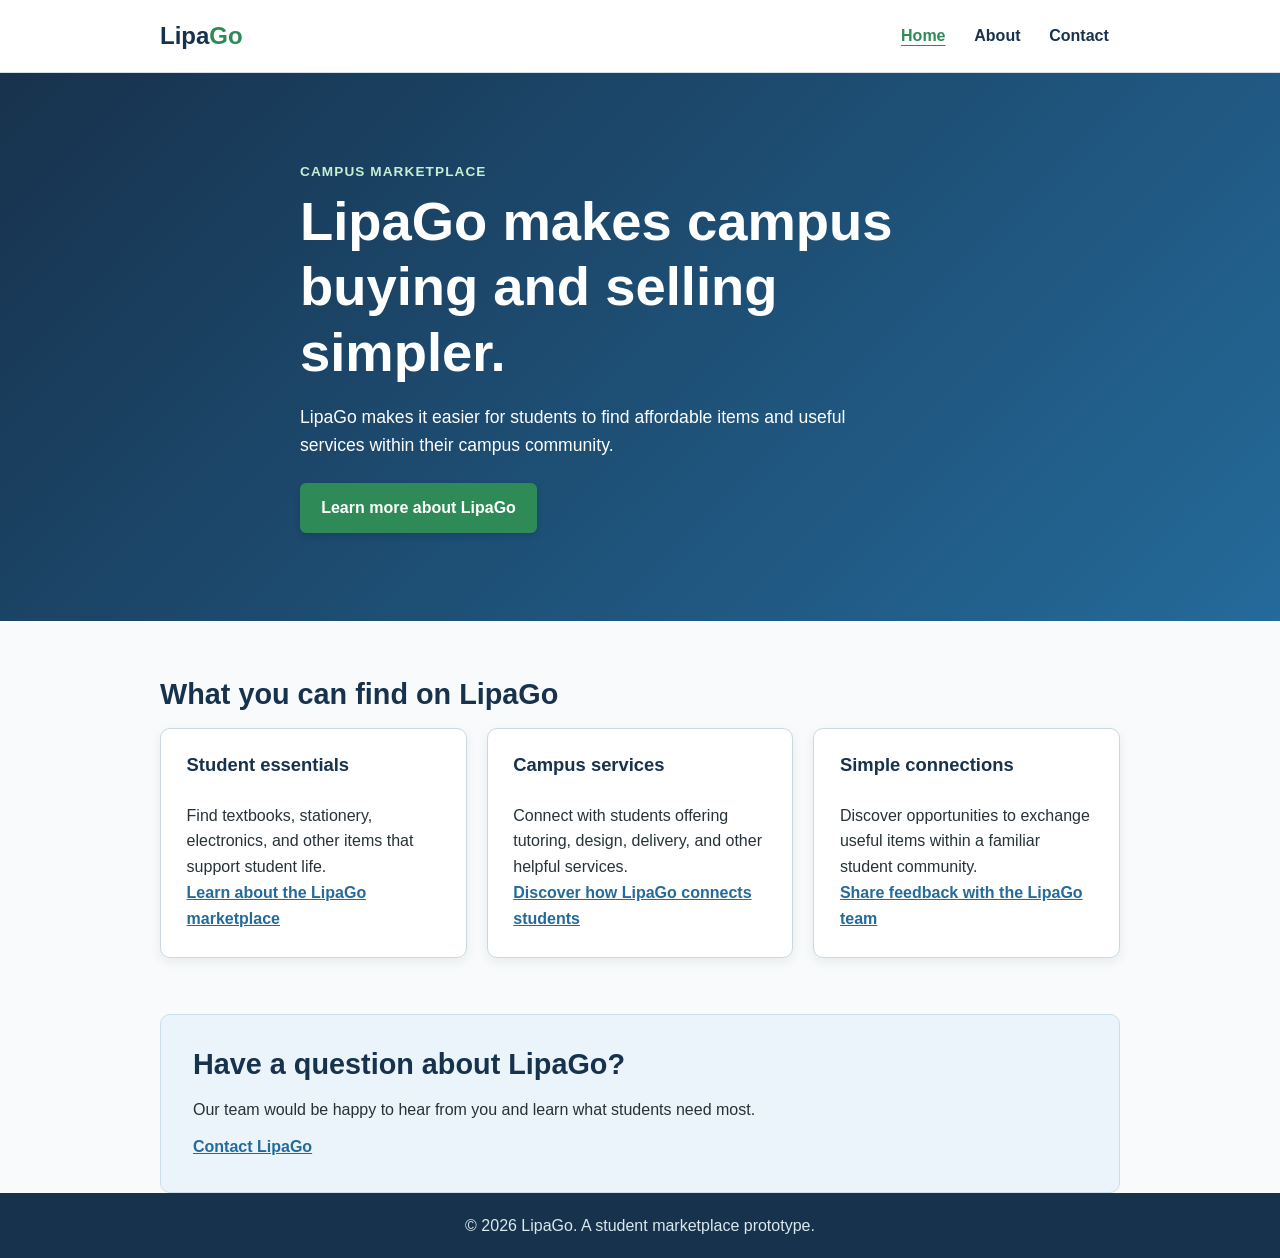
<file: index.html>
<!DOCTYPE html>
<html lang="en">
<head>
    <meta charset="UTF-8">
    <meta name="viewport" content="width=device-width, initial-scale=1.0">
    <meta name="description" content="LipaGo is a simple student marketplace for buying, selling, and finding services on campus.">
    <title>LipaGo | Student Marketplace</title>
    <link rel="stylesheet" href="styles.css">
</head>
<body>
    <header class="site-header">
        <div class="container header-content">
            <a class="brand" href="index.html" aria-label="LipaGo home">Lipa<span>Go</span></a>
            <nav aria-label="Main navigation">
                <ul class="nav-list">
                    <li><a class="active" href="index.html" aria-current="page">Home</a></li>
                    <li><a href="about.html">About</a></li>
                    <li><a href="contact.html">Contact</a></li>
                </ul>
            </nav>
        </div>
    </header>

    <main class="home-page">
        <section class="hero">
            <div class="container hero-content">
                <p class="eyebrow">Campus marketplace</p>
                <h1>LipaGo makes campus buying and selling simpler.</h1>
                <p class="hero-text">LipaGo makes it easier for students to find affordable items and useful services within their campus community.</p>
                <a class="button" href="about.html">Learn more about LipaGo</a>
            </div>
        </section>

        <section class="container section" aria-labelledby="services-heading">
            <h2 id="services-heading">What you can find on LipaGo</h2>
            <div class="card-grid">
                <article class="card">
                    <h3>Student essentials</h3>
                    <p>Find textbooks, stationery, electronics, and other items that support student life.</p>
                    <a class="text-link" href="about.html">Learn about the LipaGo marketplace</a>
                </article>
                <article class="card">
                    <h3>Campus services</h3>
                    <p>Connect with students offering tutoring, design, delivery, and other helpful services.</p>
                    <a class="text-link" href="about.html">Discover how LipaGo connects students</a>
                </article>
                <article class="card">
                    <h3>Simple connections</h3>
                    <p>Discover opportunities to exchange useful items within a familiar student community.</p>
                    <a class="text-link" href="contact.html">Share feedback with the LipaGo team</a>
                </article>
            </div>
        </section>

        <section class="container section callout" aria-labelledby="start-heading">
            <h2 id="start-heading">Have a question about LipaGo?</h2>
            <p>Our team would be happy to hear from you and learn what students need most.</p>
            <a class="text-link" href="contact.html">Contact LipaGo</a>
        </section>
    </main>

    <footer class="site-footer">
        <div class="container">
            <p>&copy; 2026 LipaGo. A student marketplace prototype.</p>
        </div>
    </footer>
</body>
</html>
</file>
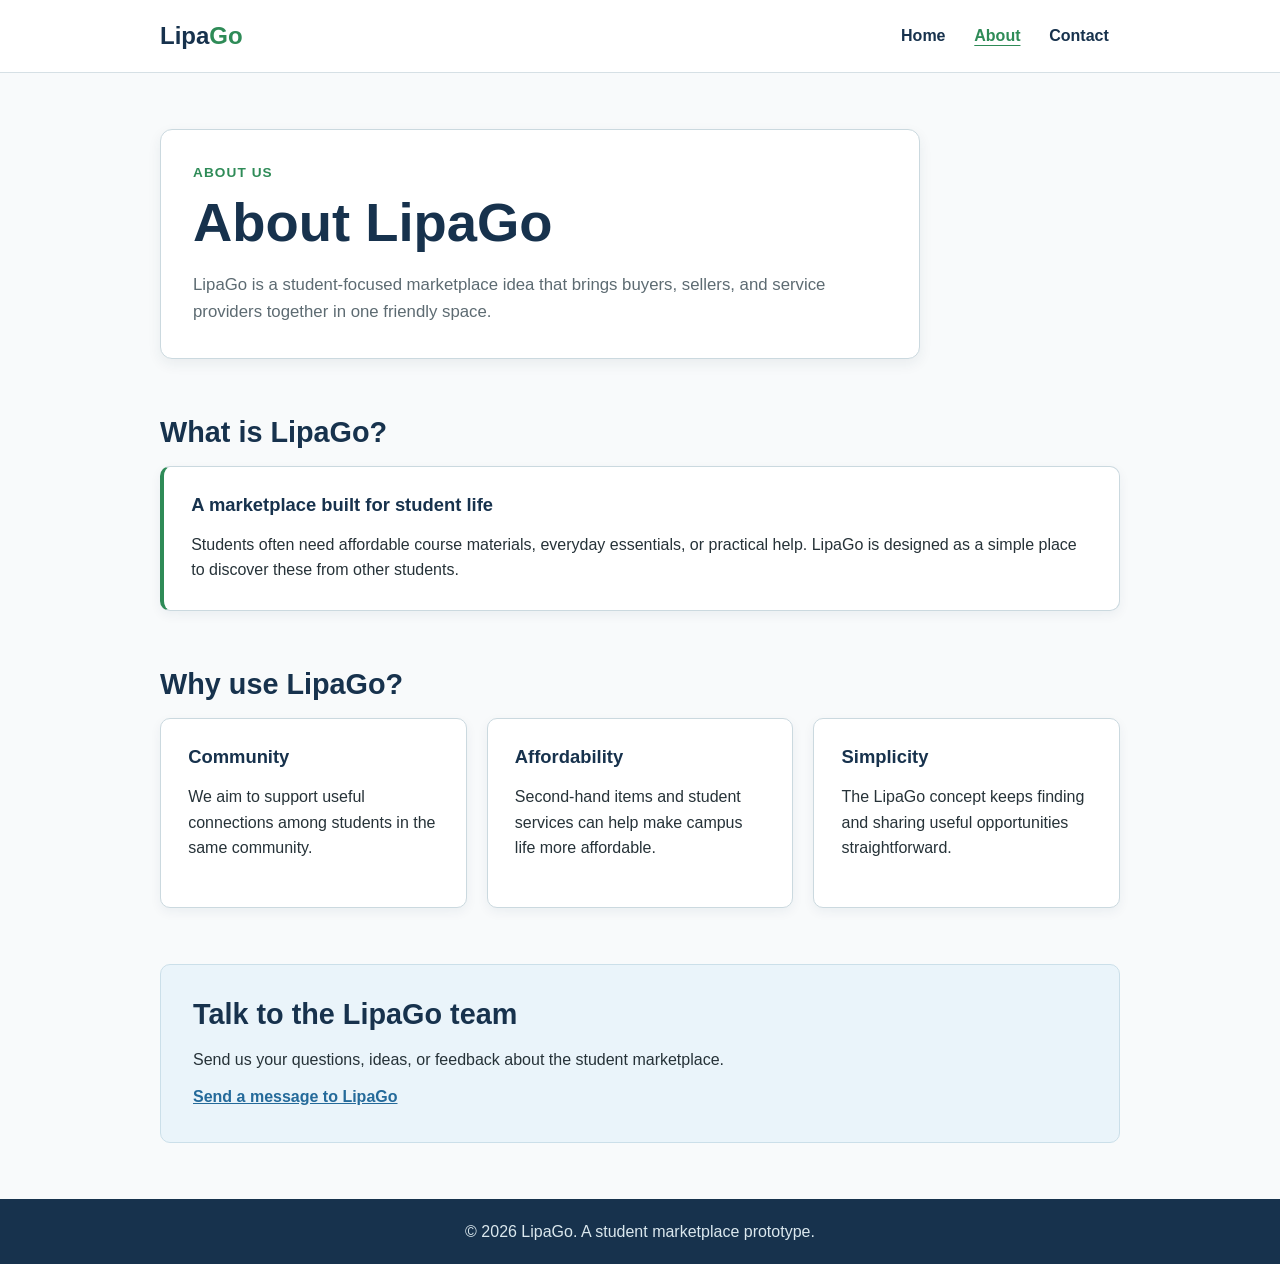
<file: about.html>
<!DOCTYPE html>
<html lang="en">
<head>
    <meta charset="UTF-8">
    <meta name="viewport" content="width=device-width, initial-scale=1.0">
    <meta name="description" content="Learn about LipaGo, a simple marketplace created for students.">
    <title>About LipaGo | Student Marketplace</title>
    <link rel="stylesheet" href="styles.css">
</head>
<body>
    <header class="site-header">
        <div class="container header-content">
            <a class="brand" href="index.html" aria-label="LipaGo home">Lipa<span>Go</span></a>
            <nav aria-label="Main navigation">
                <ul class="nav-list">
                    <li><a href="index.html">Home</a></li>
                    <li><a class="active" href="about.html" aria-current="page">About</a></li>
                    <li><a href="contact.html">Contact</a></li>
                </ul>
            </nav>
        </div>
    </header>

    <main class="container page-content about-page">
        <section class="page-intro" aria-labelledby="about-title">
            <p class="eyebrow">About us</p>
            <h1 id="about-title">About LipaGo</h1>
            <p>LipaGo is a student-focused marketplace idea that brings buyers, sellers, and service providers together in one friendly space.</p>
        </section>

        <section class="section" aria-labelledby="purpose-heading">
            <h2 id="purpose-heading">What is LipaGo?</h2>
            <article class="content-card">
                <h3>A marketplace built for student life</h3>
                <p>Students often need affordable course materials, everyday essentials, or practical help. LipaGo is designed as a simple place to discover these from other students.</p>
            </article>
        </section>

        <section class="section" aria-labelledby="values-heading">
            <h2 id="values-heading">Why use LipaGo?</h2>
            <div class="card-grid">
                <article class="card">
                    <h3>Community</h3>
                    <p>We aim to support useful connections among students in the same community.</p>
                </article>
                <article class="card">
                    <h3>Affordability</h3>
                    <p>Second-hand items and student services can help make campus life more affordable.</p>
                </article>
                <article class="card">
                    <h3>Simplicity</h3>
                    <p>The LipaGo concept keeps finding and sharing useful opportunities straightforward.</p>
                </article>
            </div>
        </section>

        <section class="section callout" aria-labelledby="contact-heading">
            <h2 id="contact-heading">Talk to the LipaGo team</h2>
            <p>Send us your questions, ideas, or feedback about the student marketplace.</p>
            <a class="text-link" href="contact.html">Send a message to LipaGo</a>
        </section>
    </main>

    <footer class="site-footer">
        <div class="container">
            <p>&copy; 2026 LipaGo. A student marketplace prototype.</p>
        </div>
    </footer>
</body>
</html>
</file>
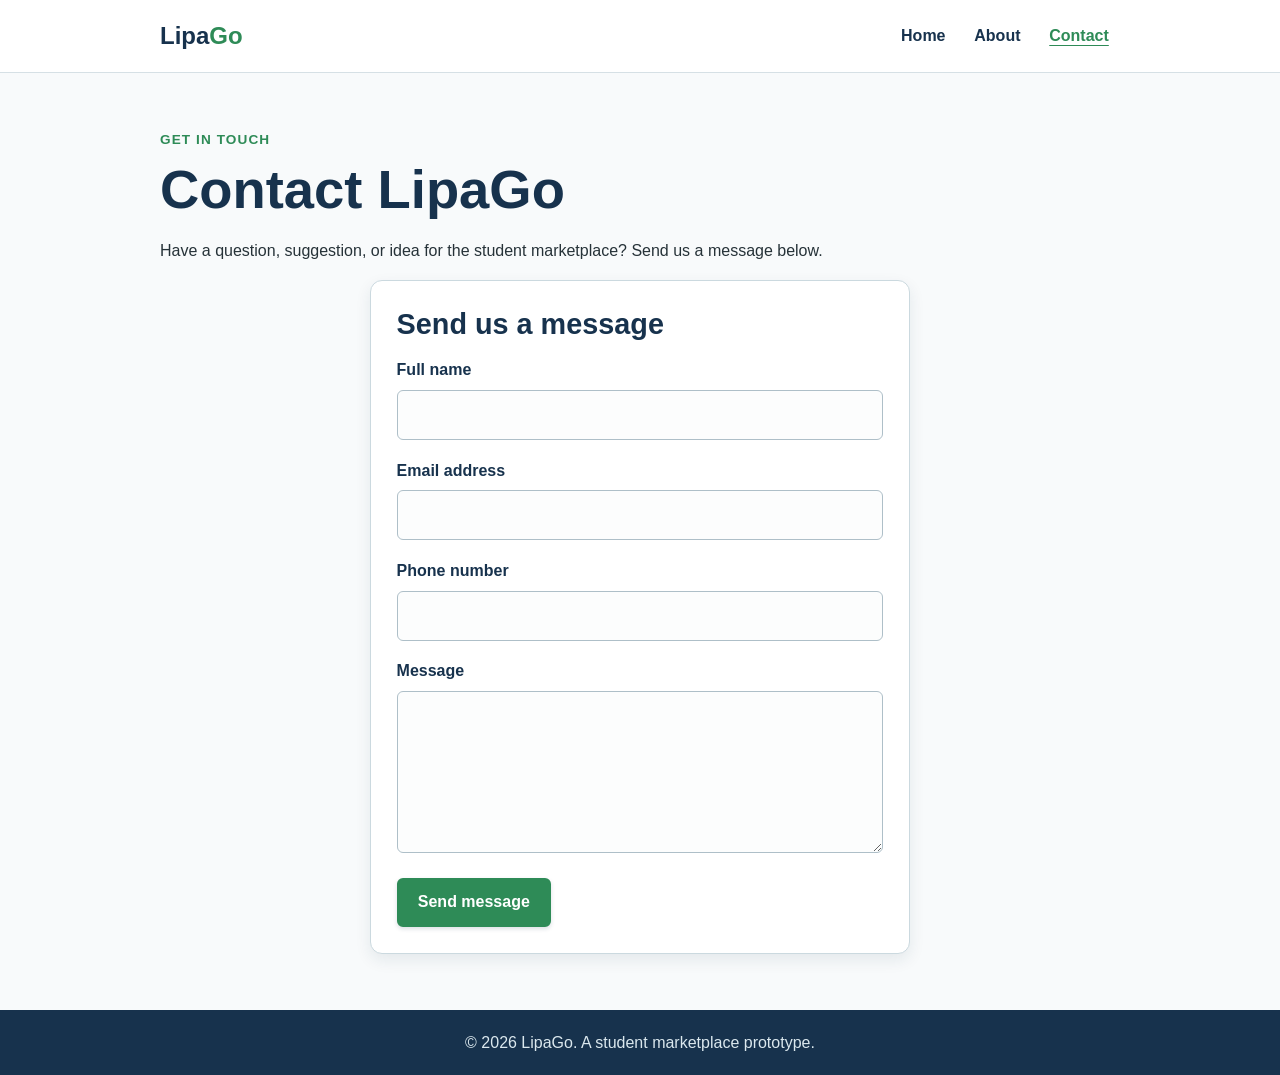
<file: contact.html>
<!DOCTYPE html>
<html lang="en">
<head>
    <meta charset="UTF-8">
    <meta name="viewport" content="width=device-width, initial-scale=1.0">
    <meta name="description" content="Contact the LipaGo student marketplace team.">
    <title>Contact LipaGo | Student Marketplace</title>
    <link rel="stylesheet" href="styles.css">
</head>
<body>
    <header class="site-header">
        <div class="container header-content">
            <a class="brand" href="index.html" aria-label="LipaGo home">Lipa<span>Go</span></a>
            <nav aria-label="Main navigation">
                <ul class="nav-list">
                    <li><a href="index.html">Home</a></li>
                    <li><a href="about.html">About</a></li>
                    <li><a class="active" href="contact.html" aria-current="page">Contact</a></li>
                </ul>
            </nav>
        </div>
    </header>

    <main class="container page-content">
        <section class="page-intro" aria-labelledby="contact-title">
            <p class="eyebrow">Get in touch</p>
            <h1 id="contact-title">Contact LipaGo</h1>
            <p>Have a question, suggestion, or idea for the student marketplace? Send us a message below.</p>
        </section>

        <section class="section form-section" aria-labelledby="form-heading">
            <h2 id="form-heading">Send us a message</h2>
            <form action="#" method="post">
                <div class="form-group">
                    <label for="full-name">Full name</label>
                    <input type="text" id="full-name" name="full-name" autocomplete="name" required>
                </div>

                <div class="form-group">
                    <label for="email">Email address</label>
                    <input type="email" id="email" name="email" autocomplete="email" required>
                </div>

                <div class="form-group">
                    <label for="phone">Phone number</label>
                    <input type="tel" id="phone" name="phone" autocomplete="tel" required>
                </div>

                <div class="form-group">
                    <label for="message">Message</label>
                    <textarea id="message" name="message" rows="6" required></textarea>
                </div>

                <button class="button" type="submit">Send message</button>
            </form>
        </section>
    </main>

    <footer class="site-footer">
        <div class="container">
            <p>&copy; 2026 LipaGo. A student marketplace prototype.</p>
        </div>
    </footer>
</body>
</html>
</file>
<file: styles.css>
:root {
    --navy: #17324d;
    --blue: #246a9a;
    --light-blue: #eaf4fa;
    --green: #2e8b57;
    --text: #263238;
    --muted: #5d6b72;
    --white: #ffffff;
    --border: #d6e0e5;
    --focus: #f0b429;
}

/* Base styles: designed for small screens first. */
* {
    box-sizing: border-box;
}

body {
    margin: 0;
    color: var(--text);
    background: #f8fafb;
    font-family: Arial, Helvetica, sans-serif;
    line-height: 1.6;
}

img {
    max-width: 100%;
    height: auto;
}

.container {
    width: min(100% - 2rem, 960px);
    margin: 0 auto;
}

h1,
h2,
h3 {
    color: var(--navy);
    line-height: 1.2;
}

h1 {
    margin: 0 0 1rem;
    font-size: clamp(2rem, 8vw, 3.4rem);
}

h2 {
    margin: 0 0 1rem;
    font-size: clamp(1.5rem, 5vw, 1.8rem);
}

h3 {
    margin: 0;
    font-size: 1.15rem;
}

a:focus-visible,
button:focus-visible,
input:focus-visible,
textarea:focus-visible {
    outline: 3px solid var(--focus);
    outline-offset: 3px;
}

/* Header and navigation */
.site-header {
    background: var(--white);
    border-bottom: 1px solid var(--border);
}

.header-content {
    display: flex;
    flex-direction: column;
    align-items: center;
    gap: 0.65rem;
    padding: 1rem 0;
}

.brand {
    color: var(--navy);
    font-size: 1.5rem;
    font-weight: 700;
    text-decoration: none;
}

.brand span {
    color: var(--green);
}

.nav-list {
    display: flex;
    flex-wrap: wrap;
    justify-content: center;
    gap: 0.25rem;
    margin: 0;
    padding: 0;
    list-style: none;
}

.nav-list a {
    display: block;
    padding: 0.55rem 0.75rem;
    color: var(--navy);
    font-weight: 600;
    text-decoration: none;
}

.nav-list a:hover,
.nav-list a:focus,
.nav-list a.active {
    color: var(--green);
    text-decoration: underline;
    text-underline-offset: 0.25rem;
}

/* Shared content and components */
.section,
.page-content {
    padding-top: 2.5rem;
}

.page-content {
    padding-bottom: 2.5rem;
}

.page-intro {
    max-width: 700px;
}

.eyebrow {
    margin: 0 0 0.4rem;
    color: var(--green);
    font-size: 0.85rem;
    font-weight: 700;
    letter-spacing: 0.08em;
    text-transform: uppercase;
}

.card-grid {
    display: grid;
    grid-template-columns: 1fr;
    gap: 1rem;
}

.card,
.content-card,
.form-section {
    padding: 1.35rem;
    background: var(--white);
    border: 1px solid var(--border);
    border-radius: 8px;
}

.card p,
.content-card p {
    margin-bottom: 0;
}

.callout {
    padding-bottom: 2.5rem;
}

.callout p {
    margin-bottom: 0.7rem;
}

.button {
    display: inline-block;
    padding: 0.75rem 1rem;
    color: var(--white);
    background: var(--green);
    border: 2px solid var(--green);
    border-radius: 6px;
    font: inherit;
    font-weight: 700;
    line-height: 1.3;
    text-align: center;
    text-decoration: none;
    cursor: pointer;
}

.button:hover,
.button:focus {
    background: #236b43;
    border-color: #236b43;
}

.text-link {
    color: var(--blue);
    font-weight: 700;
}

.text-link:hover,
.text-link:focus {
    color: var(--navy);
}

/* Home page */
.hero {
    padding: 4rem 0;
    color: var(--white);
    background: linear-gradient(135deg, var(--navy), var(--blue));
}

.hero-content {
    max-width: 680px;
}

.hero .eyebrow,
.hero h1 {
    color: var(--white);
}

.hero .eyebrow {
    color: #c6efd3;
}

.hero h1 {
    max-width: 650px;
}

.hero-text {
    max-width: 610px;
    margin-bottom: 1.5rem;
    font-size: 1.05rem;
}

.home-page .hero .button {
    padding: 0.8rem 1.2rem;
    box-shadow: 0 3px 6px rgba(10, 31, 48, 0.2);
}

.home-page .hero .button:hover,
.home-page .hero .button:focus {
    box-shadow: 0 5px 10px rgba(10, 31, 48, 0.25);
}

.home-page .card {
    display: flex;
    flex-direction: column;
    padding: 1.5rem;
    border-color: #cbd9df;
    border-radius: 10px;
    box-shadow: 0 4px 12px rgba(23, 50, 77, 0.07);
}

.home-page .card h3 {
    margin-bottom: 0.65rem;
}

.home-page .card .text-link {
    margin-top: 1.25rem;
}

.home-page .callout,
.about-page .callout {
    margin-top: 2.5rem;
    padding: 1.5rem;
    background: var(--light-blue);
    border: 1px solid #cbdfe9;
    border-radius: 10px;
}

/* About page */
.about-page .page-intro {
    max-width: 760px;
    padding: 1.5rem;
    background: var(--white);
    border: 1px solid #cbd9df;
    border-radius: 12px;
    box-shadow: 0 5px 14px rgba(23, 50, 77, 0.07);
}

.about-page .page-intro p:last-child {
    max-width: 650px;
    margin-bottom: 0;
    color: var(--muted);
    font-size: 1.05rem;
}

.about-page .content-card {
    padding: 1.5rem;
    border-color: #cbd9df;
    border-left: 4px solid var(--green);
    border-radius: 10px;
    box-shadow: 0 4px 12px rgba(23, 50, 77, 0.06);
}

.about-page .card {
    padding: 1.5rem;
    border-color: #cbd9df;
    border-radius: 10px;
    box-shadow: 0 4px 12px rgba(23, 50, 77, 0.06);
}

.about-page .card h3 {
    margin-bottom: 0.65rem;
}

/* Contact page */
.form-section {
    max-width: 540px;
    margin-right: auto;
    margin-left: auto;
    padding: 1.25rem;
    border-color: #cbd9df;
    border-radius: 12px;
    box-shadow: 0 6px 16px rgba(23, 50, 77, 0.09);
}

.form-group {
    margin-bottom: 1.1rem;
}

.form-section label {
    display: block;
    margin-bottom: 0.45rem;
    color: var(--navy);
    font-weight: 700;
}

.form-section input,
.form-section textarea {
    width: 100%;
    padding: 0.8rem 0.9rem;
    color: var(--text);
    background: #fcfdfd;
    border: 1px solid #aebfc8;
    border-radius: 6px;
    font: inherit;
    line-height: 1.4;
}

.form-section input:focus,
.form-section textarea:focus {
    border-color: var(--blue);
    box-shadow: 0 0 0 3px #c9e5f3;
}

.form-section input:focus-visible,
.form-section textarea:focus-visible {
    outline: 3px solid var(--focus);
    outline-offset: 2px;
}

.form-section textarea {
    min-height: 130px;
    resize: vertical;
}

.form-section .button {
    min-width: 145px;
    padding: 0.75rem 1.2rem;
    box-shadow: 0 2px 4px rgba(23, 50, 77, 0.15);
}

.form-section .button:hover,
.form-section .button:focus {
    box-shadow: 0 4px 8px rgba(23, 50, 77, 0.2);
}

/* Footer */
.site-footer {
    padding: 1.25rem 0;
    color: #dbe8ee;
    background: var(--navy);
    text-align: center;
}

.site-footer p {
    margin: 0;
}

/* Wider screens: tablet and desktop enhancements. */
@media (min-width: 768px) {
    .header-content {
        flex-direction: row;
        justify-content: space-between;
        min-height: 72px;
        padding: 0;
    }

    .nav-list {
        justify-content: flex-end;
        gap: 0.4rem;
    }

    .nav-list a {
        padding: 0.45rem 0.7rem;
    }

    .section,
    .page-content {
        padding-top: 3.5rem;
    }

    .page-content {
        padding-bottom: 3.5rem;
    }

    .card-grid {
        grid-template-columns: repeat(3, minmax(0, 1fr));
        gap: 1.25rem;
    }

    .hero {
        padding: 5.5rem 0;
    }

    .hero-text {
        font-size: 1.1rem;
    }

    .home-page .card {
        min-height: 230px;
        padding: 1.6rem;
    }

    .home-page .card .text-link {
        margin-top: auto;
    }

    .home-page .callout,
    .about-page .callout {
        margin-top: 3.5rem;
        padding: 2rem;
    }

    .about-page .page-intro {
        padding: 2rem;
    }

    .about-page .content-card,
    .about-page .card {
        padding: 1.7rem;
    }

    .about-page .card {
        min-height: 190px;
    }

    .form-section {
        padding: 1.6rem;
    }
}
</file>
